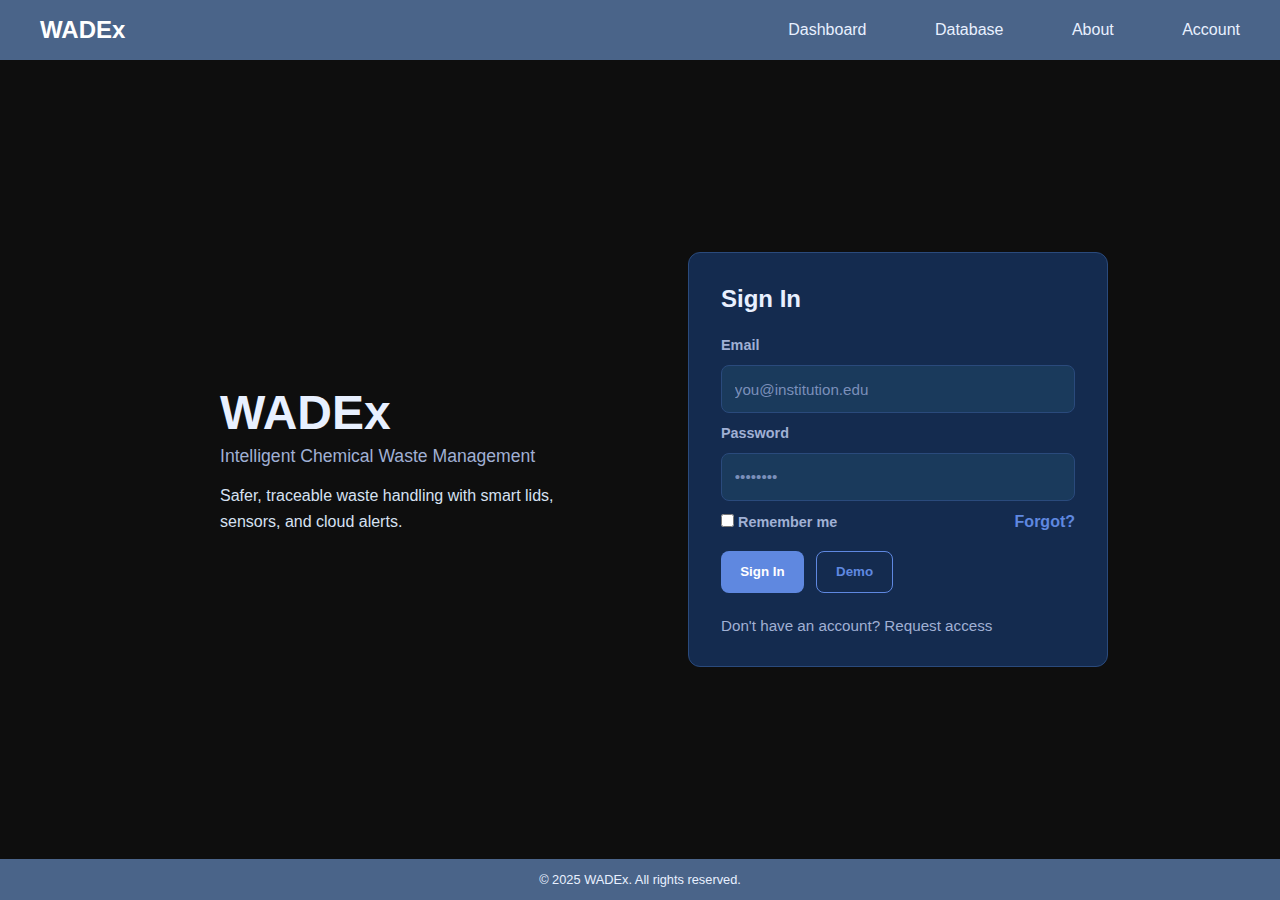
<file: index.html>
<!DOCTYPE html>
<html lang="en">
<head>
  <meta charset="UTF-8" />
  <meta name="viewport" content="width=device-width, initial-scale=1.0" />
  <title>About</title>
  <link rel="stylesheet" href="assets/css/base.css" />
  <link rel="stylesheet" href="assets/css/login.css" />
</head>
<body>
  <header class="navbar">
    <div class="navbar-container">
      <div class="logo"><a href="index.html">WADEx</a></div>
      <nav class="nav-links">
        <a href="dashboard.html">Dashboard</a>
        <a href="database.html">Database</a>
        <a href="about.html">About</a>
        <a href="account.html">Account</a>
      </nav>
    </div>
  </header>

  <main class="login-page">
    <div class="login-container">
      <div class="login-hero">
        <h1>WADEx</h1>
        <p class="lead">Intelligent Chemical Waste Management</p>
        <p class="hero-desc">Safer, traceable waste handling with smart lids, sensors, and cloud alerts.</p>
      </div>

      <div class="login-card">
        <h2>Sign In</h2>
        <form id="loginForm" class="login-form">
          <label for="email">Email</label>
          <input id="email" name="email" type="email" placeholder="you@institution.edu" required />

          <label for="password">Password</label>
          <input id="password" name="password" type="password" placeholder="••••••••" required />

          <div class="form-row">
            <label class="checkbox">
              <input type="checkbox" id="remember" /> Remember me
            </label>
            <a class="forgot-link" href="#">Forgot?</a>
          </div>

          <div class="form-actions">
            <button type="submit" class="btn-primary">Sign In</button>
            <button type="button" class="btn-secondary" id="demoLogin">Demo</button>
          </div>
        </form>

        <div class="login-footer">
          <p>Don't have an account? <a href="#">Request access</a></p>
        </div>
      </div>
    </div>
  </main>

  <footer class="footer">
    © 2025 WADEx. All rights reserved.
  </footer>

</body>

  <script>
    (function () {
      const form = document.getElementById('loginForm');
      const demoBtn = document.getElementById('demoLogin');

      function redirectToDashboard(e) {
        if (e && e.preventDefault) e.preventDefault();
        // Always navigate to dashboard for demo/login
        window.location.href = 'dashboard.html';
      }

      if (form) form.addEventListener('submit', redirectToDashboard);
      if (demoBtn) demoBtn.addEventListener('click', redirectToDashboard);
    })();
  </script>
</html>
</body>
</html>
</file>
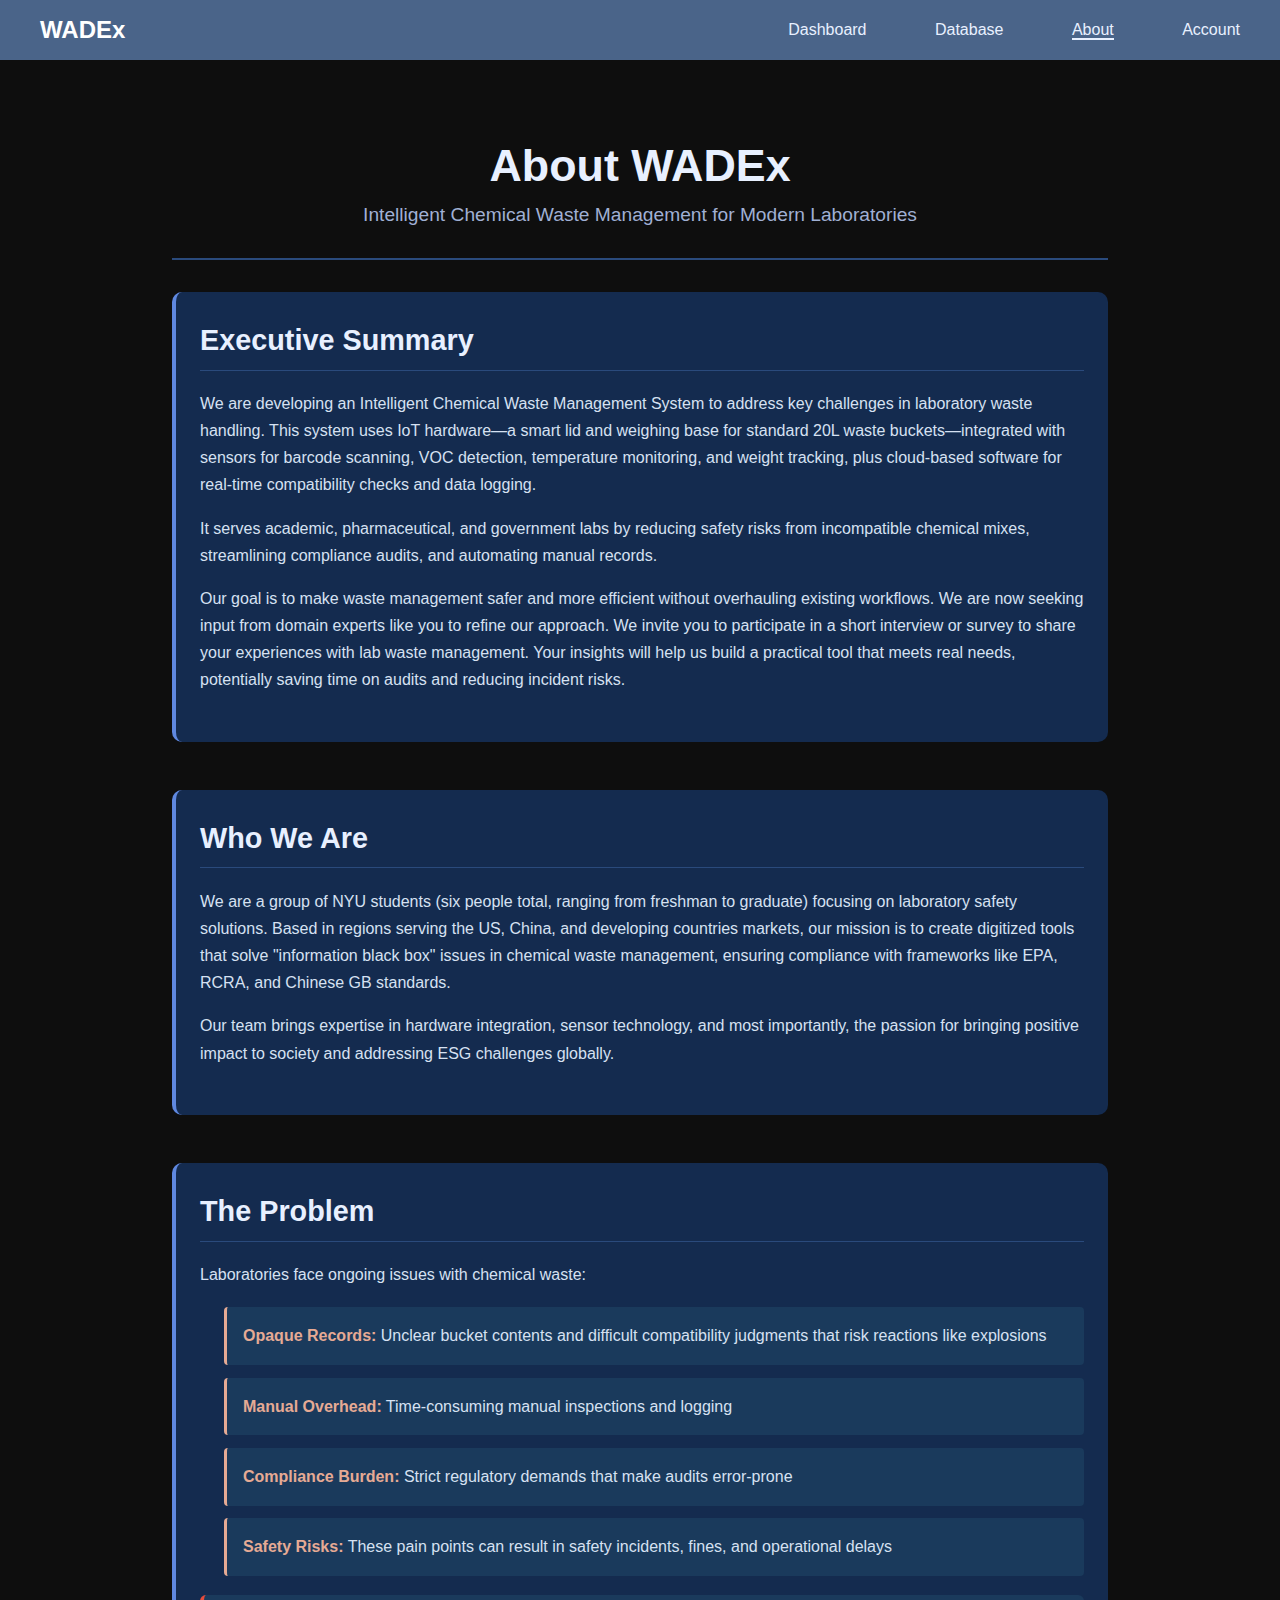
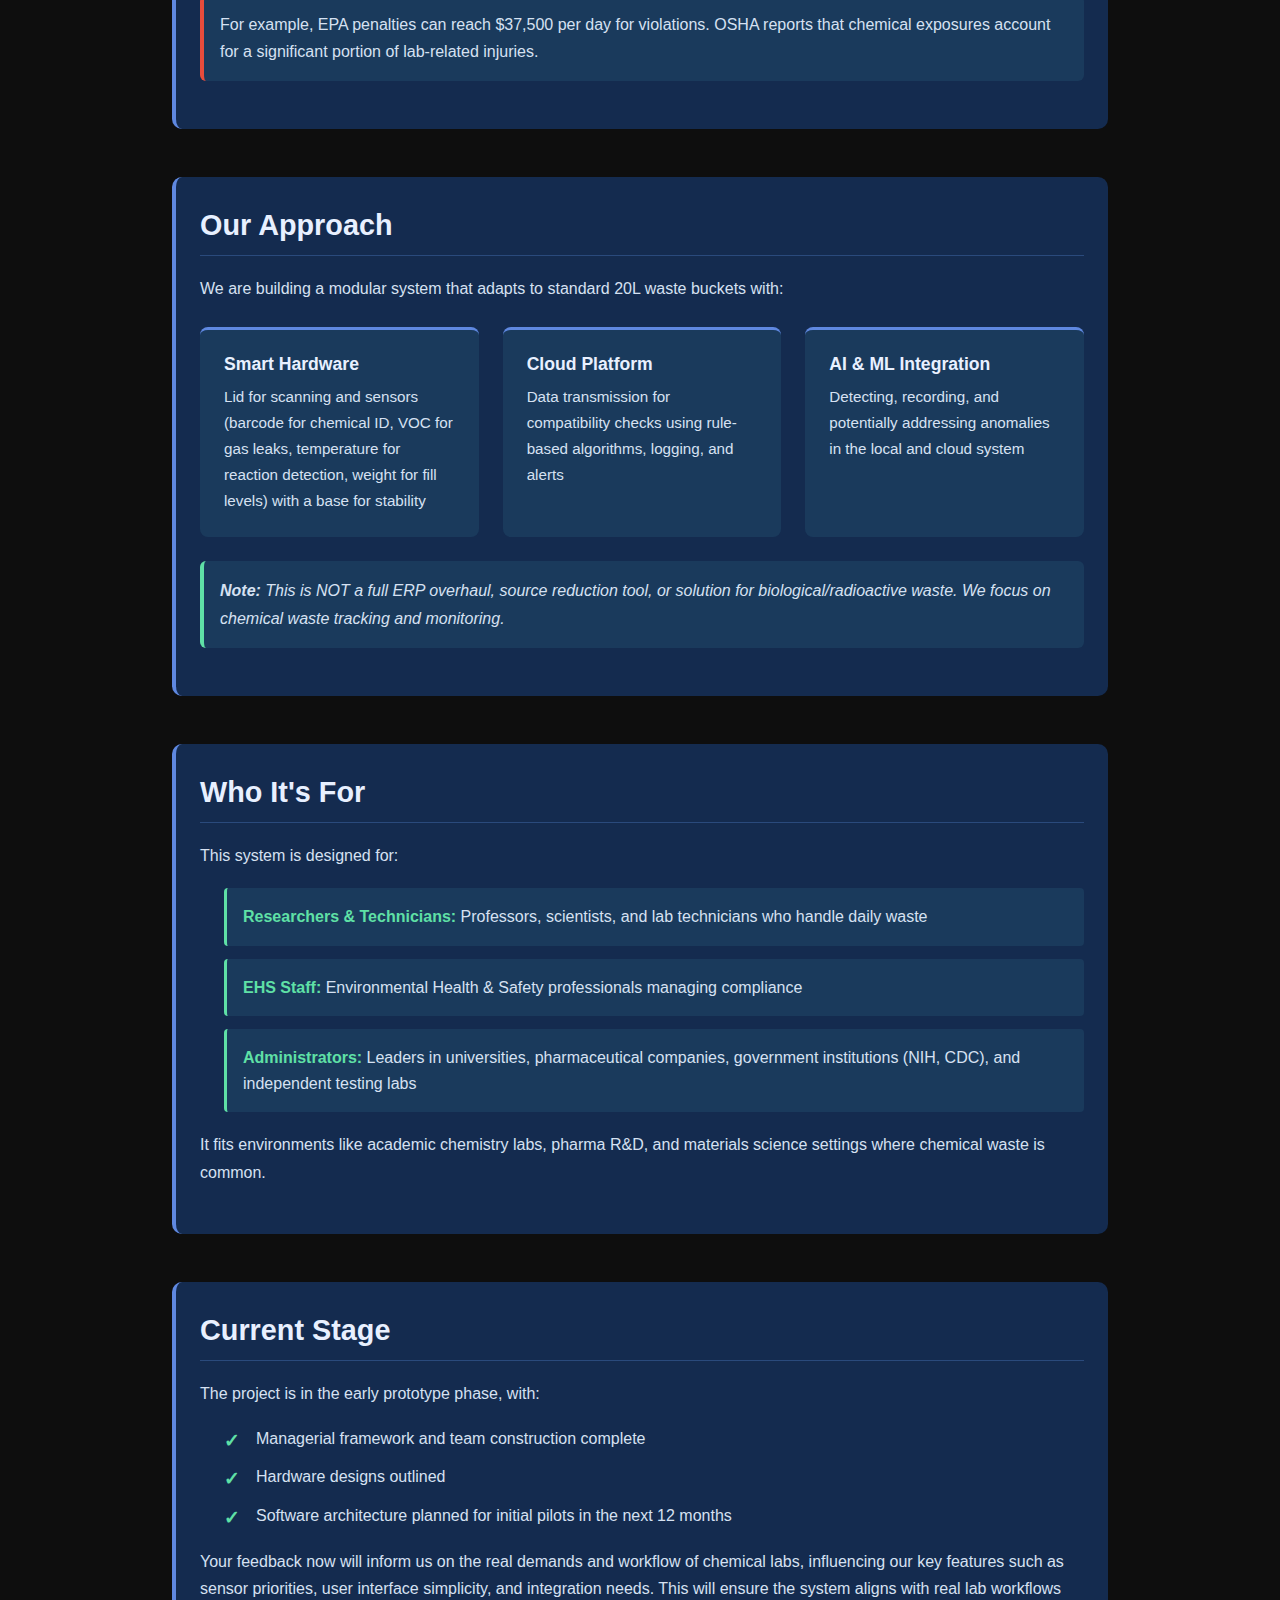
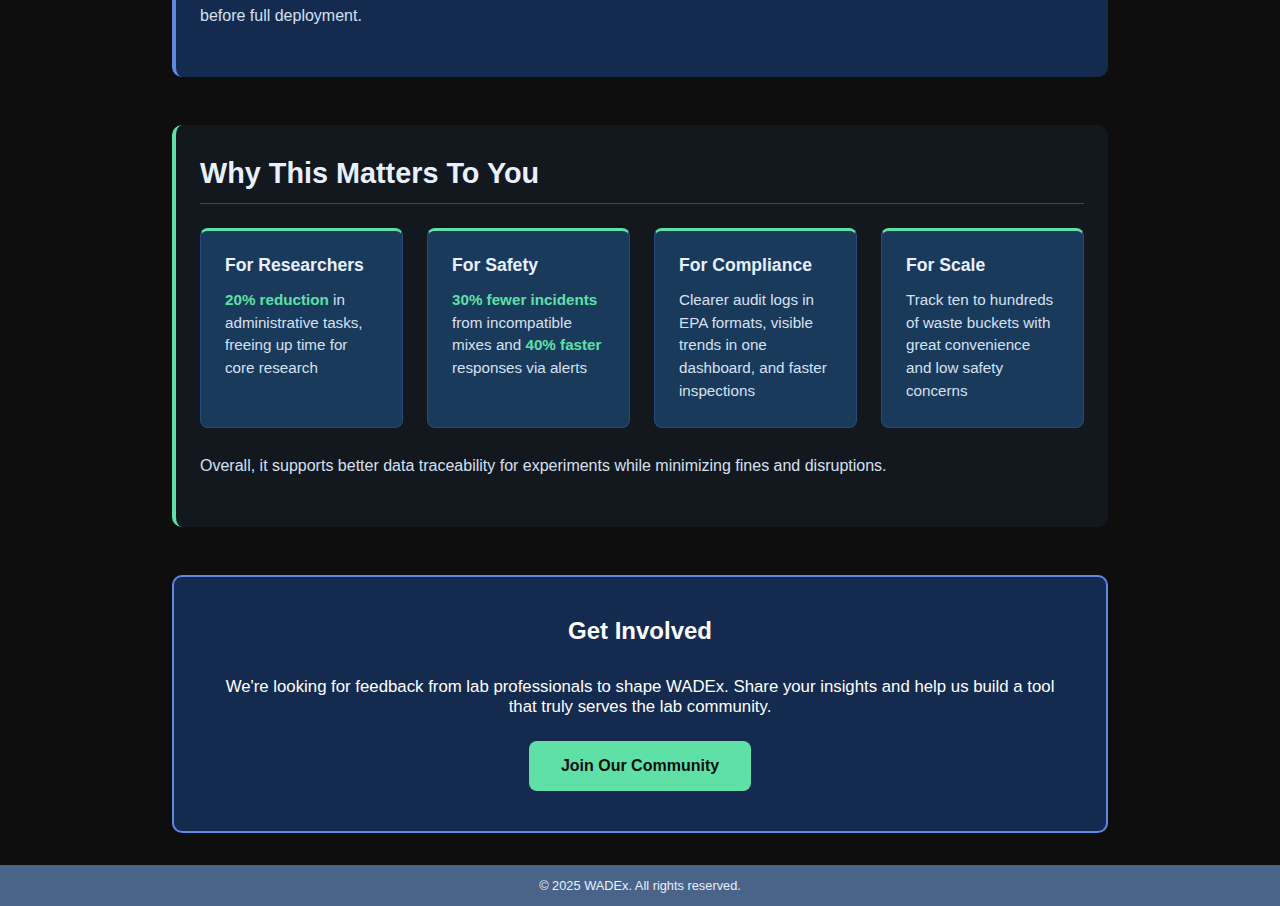
<file: about.html>
<!DOCTYPE html>
<html lang="en">
<head>
  <meta charset="UTF-8" />
  <meta name="viewport" content="width=device-width, initial-scale=1.0" />
  <title>About</title>
  <link rel="stylesheet" href="assets/css/base.css" />
  <link rel="stylesheet" href="assets/css/about.css" />
</head>
<body>
  <header class="navbar">
    <div class="navbar-container">
      <div class="logo"><a href="index.html">WADEx</a></div>
      <nav class="nav-links">
        <a href="dashboard.html">Dashboard</a>
        <a href="database.html">Database</a>
        <a href="about.html" class="active">About</a>
        <a href="account.html">Account</a>
      </nav>
    </div>
  </header>

  <main class="about-container">
    <!-- Hero Section -->
    <section class="hero-section">
      <h1>About WADEx</h1>
      <p class="hero-subtitle">Intelligent Chemical Waste Management for Modern Laboratories</p>
    </section>

    <!-- Executive Summary -->
    <section class="content-section">
      <h2>Executive Summary</h2>
      <p>We are developing an Intelligent Chemical Waste Management System to address key challenges in laboratory waste handling. This system uses IoT hardware—a smart lid and weighing base for standard 20L waste buckets—integrated with sensors for barcode scanning, VOC detection, temperature monitoring, and weight tracking, plus cloud-based software for real-time compatibility checks and data logging.</p>
      <p>It serves academic, pharmaceutical, and government labs by reducing safety risks from incompatible chemical mixes, streamlining compliance audits, and automating manual records.</p>
      <p>Our goal is to make waste management safer and more efficient without overhauling existing workflows. We are now seeking input from domain experts like you to refine our approach. We invite you to participate in a short interview or survey to share your experiences with lab waste management. Your insights will help us build a practical tool that meets real needs, potentially saving time on audits and reducing incident risks.</p>
    </section>

    <!-- Who We Are -->
    <section class="content-section">
      <h2>Who We Are</h2>
      <p>We are a group of NYU students (six people total, ranging from freshman to graduate) focusing on laboratory safety solutions. Based in regions serving the US, China, and developing countries markets, our mission is to create digitized tools that solve "information black box" issues in chemical waste management, ensuring compliance with frameworks like EPA, RCRA, and Chinese GB standards.</p>
      <p>Our team brings expertise in hardware integration, sensor technology, and most importantly, the passion for bringing positive impact to society and addressing ESG challenges globally.</p>
    </section>

    <!-- The Problem -->
    <section class="content-section">
      <h2>The Problem</h2>
      <p>Laboratories face ongoing issues with chemical waste:</p>
      <ul class="problem-list">
        <li><strong>Opaque Records:</strong> Unclear bucket contents and difficult compatibility judgments that risk reactions like explosions</li>
        <li><strong>Manual Overhead:</strong> Time-consuming manual inspections and logging</li>
        <li><strong>Compliance Burden:</strong> Strict regulatory demands that make audits error-prone</li>
        <li><strong>Safety Risks:</strong> These pain points can result in safety incidents, fines, and operational delays</li>
      </ul>
      <p class="highlight-text">For example, EPA penalties can reach $37,500 per day for violations. OSHA reports that chemical exposures account for a significant portion of lab-related injuries.</p>
    </section>

    <!-- Our Approach -->
    <section class="content-section">
      <h2>Our Approach</h2>
      <p>We are building a modular system that adapts to standard 20L waste buckets with:</p>
      <div class="feature-grid">
        <div class="feature-item">
          <h4>Smart Hardware</h4>
          <p>Lid for scanning and sensors (barcode for chemical ID, VOC for gas leaks, temperature for reaction detection, weight for fill levels) with a base for stability</p>
        </div>
        <div class="feature-item">
          <h4>Cloud Platform</h4>
          <p>Data transmission for compatibility checks using rule-based algorithms, logging, and alerts</p>
        </div>
        <div class="feature-item">
          <h4>AI & ML Integration</h4>
          <p>Detecting, recording, and potentially addressing anomalies in the local and cloud system</p>
        </div>
      </div>
      <p class="note-text"><strong>Note:</strong> This is NOT a full ERP overhaul, source reduction tool, or solution for biological/radioactive waste. We focus on chemical waste tracking and monitoring.</p>
    </section>

    <!-- Who It's For -->
    <section class="content-section">
      <h2>Who It's For</h2>
      <p>This system is designed for:</p>
      <ul class="audience-list">
        <li><strong>Researchers & Technicians:</strong> Professors, scientists, and lab technicians who handle daily waste</li>
        <li><strong>EHS Staff:</strong> Environmental Health & Safety professionals managing compliance</li>
        <li><strong>Administrators:</strong> Leaders in universities, pharmaceutical companies, government institutions (NIH, CDC), and independent testing labs</li>
      </ul>
      <p>It fits environments like academic chemistry labs, pharma R&D, and materials science settings where chemical waste is common.</p>
    </section>

    <!-- Current Stage -->
    <section class="content-section">
      <h2>Current Stage</h2>
      <p>The project is in the early prototype phase, with:</p>
      <ul class="stage-list">
        <li>Managerial framework and team construction complete</li>
        <li>Hardware designs outlined</li>
        <li>Software architecture planned for initial pilots in the next 12 months</li>
      </ul>
      <p>Your feedback now will inform us on the real demands and workflow of chemical labs, influencing our key features such as sensor priorities, user interface simplicity, and integration needs. This will ensure the system aligns with real lab workflows before full deployment.</p>
    </section>

    <!-- Why This Matters -->
    <section class="content-section highlight-section">
      <h2>Why This Matters To You</h2>
      <div class="benefits-grid">
        <div class="benefit-card">
          <h4>For Researchers</h4>
          <p><strong>20% reduction</strong> in administrative tasks, freeing up time for core research</p>
        </div>
        <div class="benefit-card">
          <h4>For Safety</h4>
          <p><strong>30% fewer incidents</strong> from incompatible mixes and <strong>40% faster</strong> responses via alerts</p>
        </div>
        <div class="benefit-card">
          <h4>For Compliance</h4>
          <p>Clearer audit logs in EPA formats, visible trends in one dashboard, and faster inspections</p>
        </div>
        <div class="benefit-card">
          <h4>For Scale</h4>
          <p>Track ten to hundreds of waste buckets with great convenience and low safety concerns</p>
        </div>
      </div>
      <p>Overall, it supports better data traceability for experiments while minimizing fines and disruptions.</p>
    </section>

    <!-- CTA -->
    <section class="cta-section">
      <h2>Get Involved</h2>
      <p>We're looking for feedback from lab professionals to shape WADEx. Share your insights and help us build a tool that truly serves the lab community.</p>
      <button class="cta-btn">Join Our Community</button>
    </section>
  </main>

  <footer class="footer">
    © 2025 WADEx. All rights reserved.
  </footer>

  <script src="#"></script>
</body>
</html>
</file>
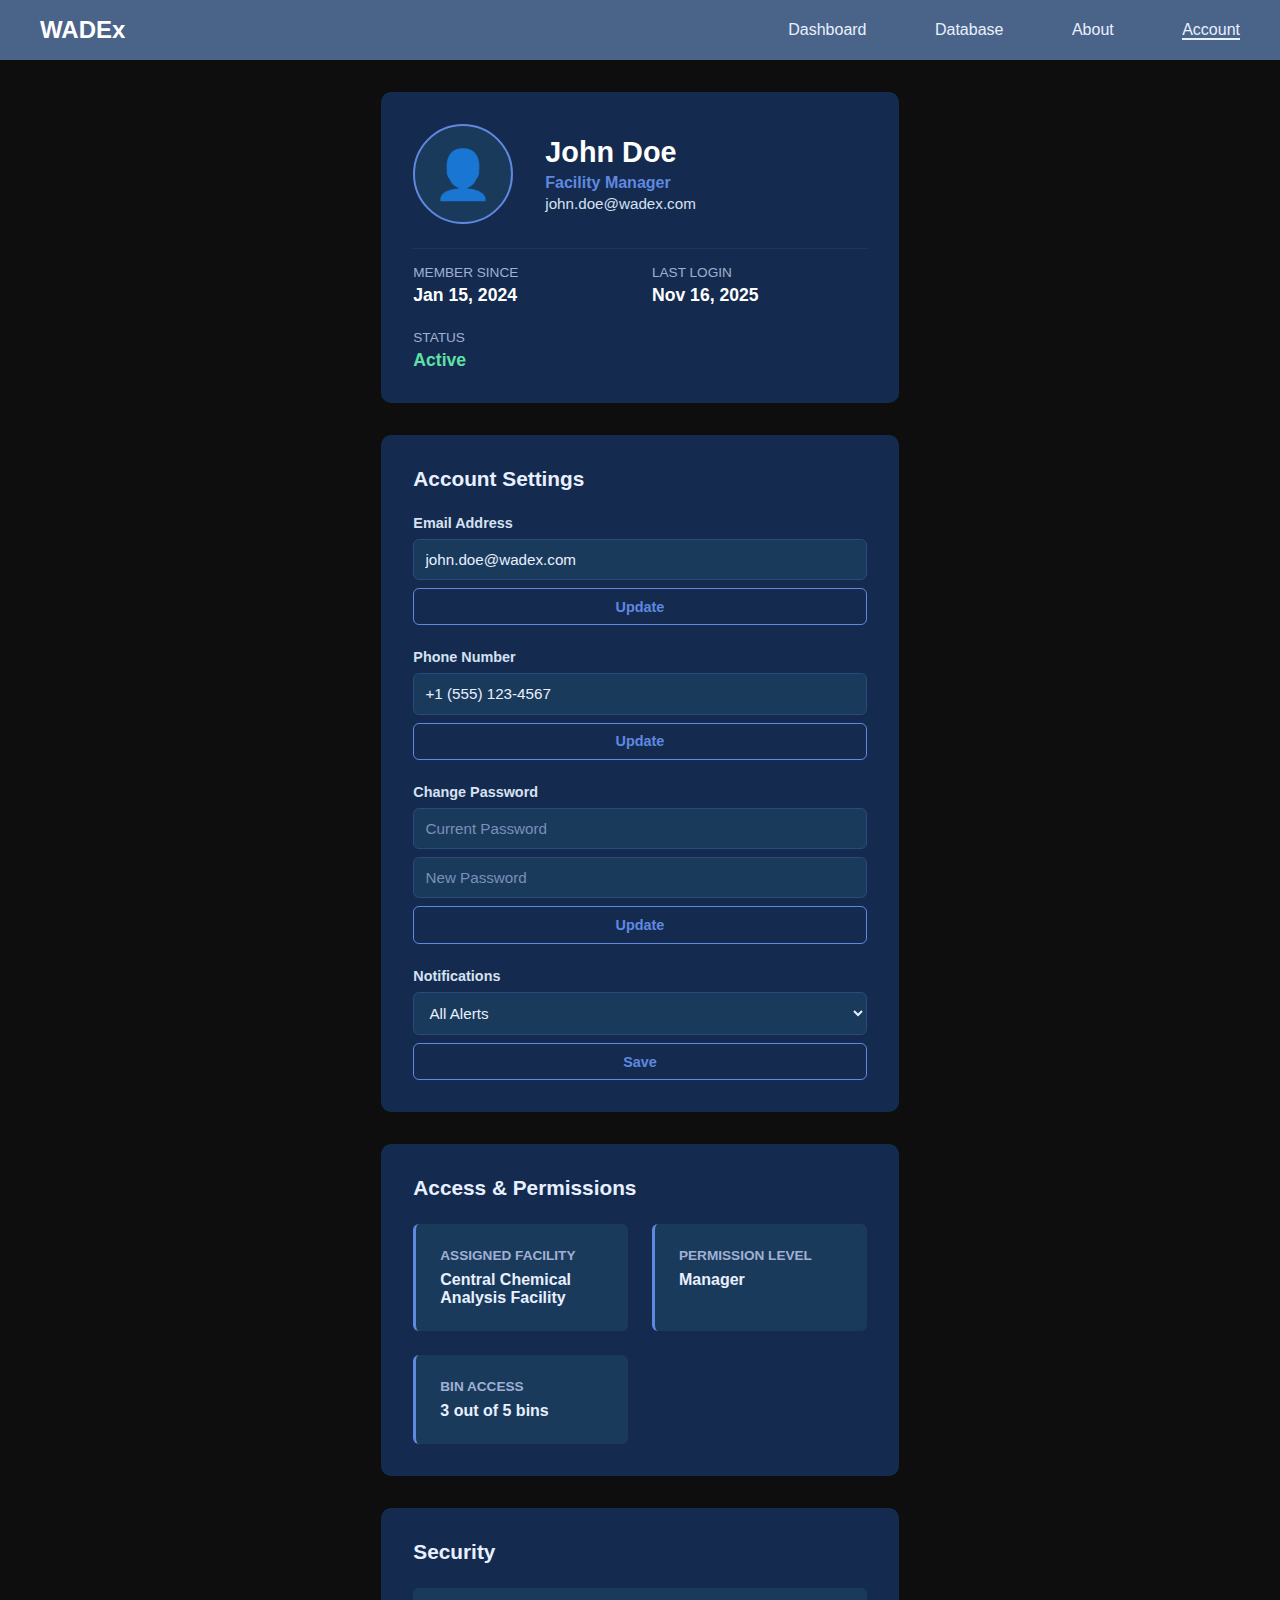
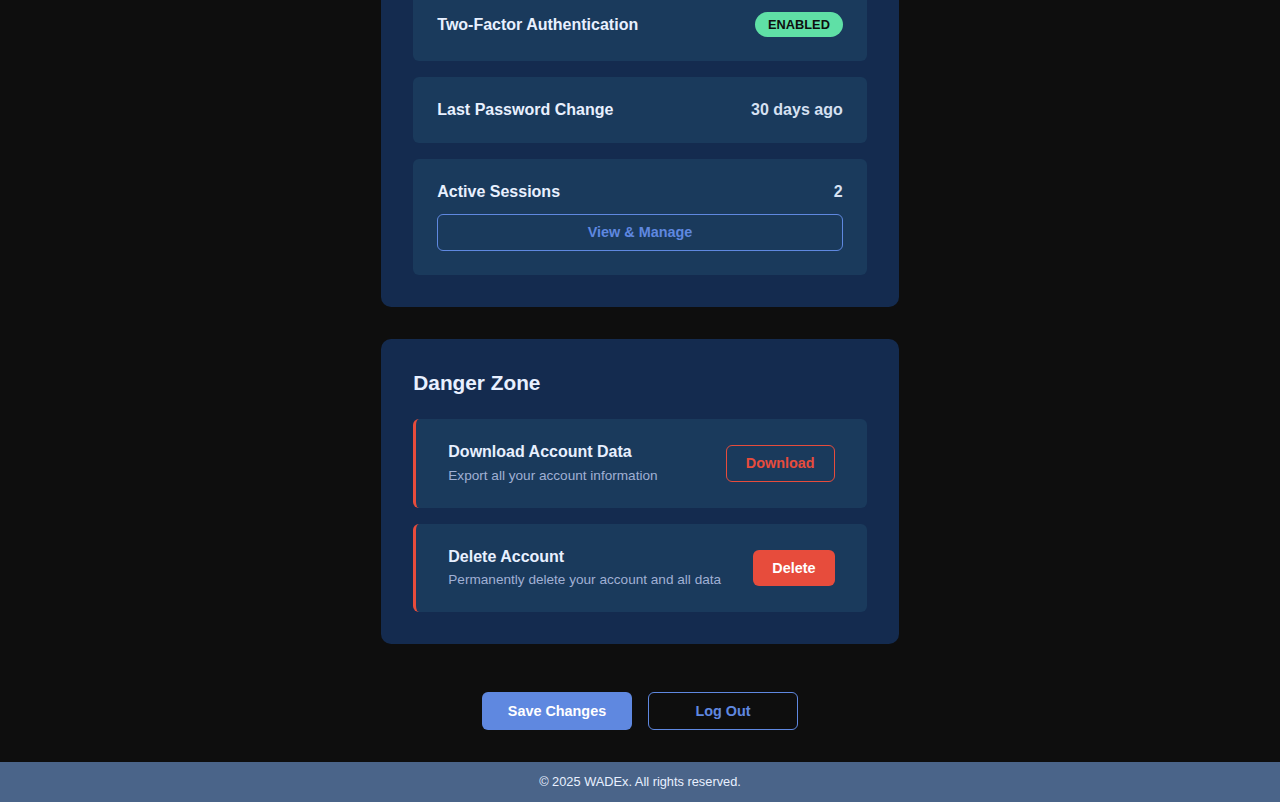
<file: account.html>
<!DOCTYPE html>
<html lang="en">
<head>
  <meta charset="UTF-8" />
  <meta name="viewport" content="width=device-width, initial-scale=1.0" />
  <title>Account</title>
  <link rel="stylesheet" href="assets/css/base.css" />
  <link rel="stylesheet" href="assets/css/account.css" />
</head>
<body>
  <header class="navbar">
    <div class="navbar-container">
      <div class="logo"><a href="index.html">WADEx</a></div>
      <nav class="nav-links">
        <a href="dashboard.html">Dashboard</a>
        <a href="database.html">Database</a>
        <a href="about.html">About</a>
        <a href="account.html" class="active">Account</a>
      </nav>
    </div>
  </header>

  <main class="account-container">
    <!-- User Profile Section -->
    <section class="profile-section">
      <div class="profile-header">
        <div class="avatar">👤</div>
        <div class="profile-info">
          <h2>John Doe</h2>
          <p class="role">Facility Manager</p>
          <p class="email">john.doe@wadex.com</p>
        </div>
      </div>
      <div class="profile-stats">
        <div class="stat">
          <span class="stat-label">Member Since</span>
          <span class="stat-value">Jan 15, 2024</span>
        </div>
        <div class="stat">
          <span class="stat-label">Last Login</span>
          <span class="stat-value">Nov 16, 2025</span>
        </div>
        <div class="stat">
          <span class="stat-label">Status</span>
          <span class="stat-value active">Active</span>
        </div>
      </div>
    </section>

    <!-- Account Settings Section -->
    <section class="settings-section">
      <h3>Account Settings</h3>
      <div class="settings-grid">
        <div class="setting-item">
          <label>Email Address</label>
          <input type="email" value="john.doe@wadex.com" />
          <button class="btn-secondary">Update</button>
        </div>
        <div class="setting-item">
          <label>Phone Number</label>
          <input type="tel" value="+1 (555) 123-4567" />
          <button class="btn-secondary">Update</button>
        </div>
        <div class="setting-item">
          <label>Change Password</label>
          <input type="password" placeholder="Current Password" />
          <input type="password" placeholder="New Password" />
          <button class="btn-secondary">Update</button>
        </div>
        <div class="setting-item">
          <label>Notifications</label>
          <select>
            <option>All Alerts</option>
            <option>Critical Only</option>
            <option>Disabled</option>
          </select>
          <button class="btn-secondary">Save</button>
        </div>
      </div>
    </section>

    <!-- Access & Permissions Section -->
    <section class="access-section">
      <h3>Access & Permissions</h3>
      <div class="access-info">
        <div class="access-item">
          <span class="access-label">Assigned Facility</span>
          <span class="access-value">Central Chemical Analysis Facility</span>
        </div>
        <div class="access-item">
          <span class="access-label">Permission Level</span>
          <span class="access-value">Manager</span>
        </div>
        <div class="access-item">
          <span class="access-label">Bin Access</span>
          <span class="access-value">3 out of 5 bins</span>
        </div>
      </div>
    </section>

    <!-- Security Section -->
    <section class="security-section">
      <h3>Security</h3>
      <div class="security-items">
        <div class="security-item">
          <div class="security-item-header">
            <span>Two-Factor Authentication</span>
            <span class="status-badge enabled">Enabled</span>
          </div>
        </div>
        <div class="security-item">
          <div class="security-item-header">
            <span>Last Password Change</span>
            <span class="status-value">30 days ago</span>
          </div>
        </div>
        <div class="security-item">
          <div class="security-item-header">
            <span>Active Sessions</span>
            <span class="status-value">2</span>
          </div>
          <button class="btn-secondary">View & Manage</button>
        </div>
      </div>
    </section>

    <!-- Danger Zone Section -->
    <section class="danger-section">
      <h3>Danger Zone</h3>
      <div class="danger-items">
        <div class="danger-item">
          <div class="danger-item-text">
            <p>Download Account Data</p>
            <small>Export all your account information</small>
          </div>
          <button class="btn-danger-secondary">Download</button>
        </div>
        <div class="danger-item">
          <div class="danger-item-text">
            <p>Delete Account</p>
            <small>Permanently delete your account and all data</small>
          </div>
          <button class="btn-danger">Delete</button>
        </div>
      </div>
    </section>

    <!-- Action Buttons -->
    <div class="action-buttons">
      <button class="btn-primary">Save Changes</button>
      <button class="btn-secondary">Log Out</button>
    </div>
  </main>

  <footer class="footer">
    © 2025 WADEx. All rights reserved.
  </footer>

  <script src="#"></script>
</body>
</html>
</file>
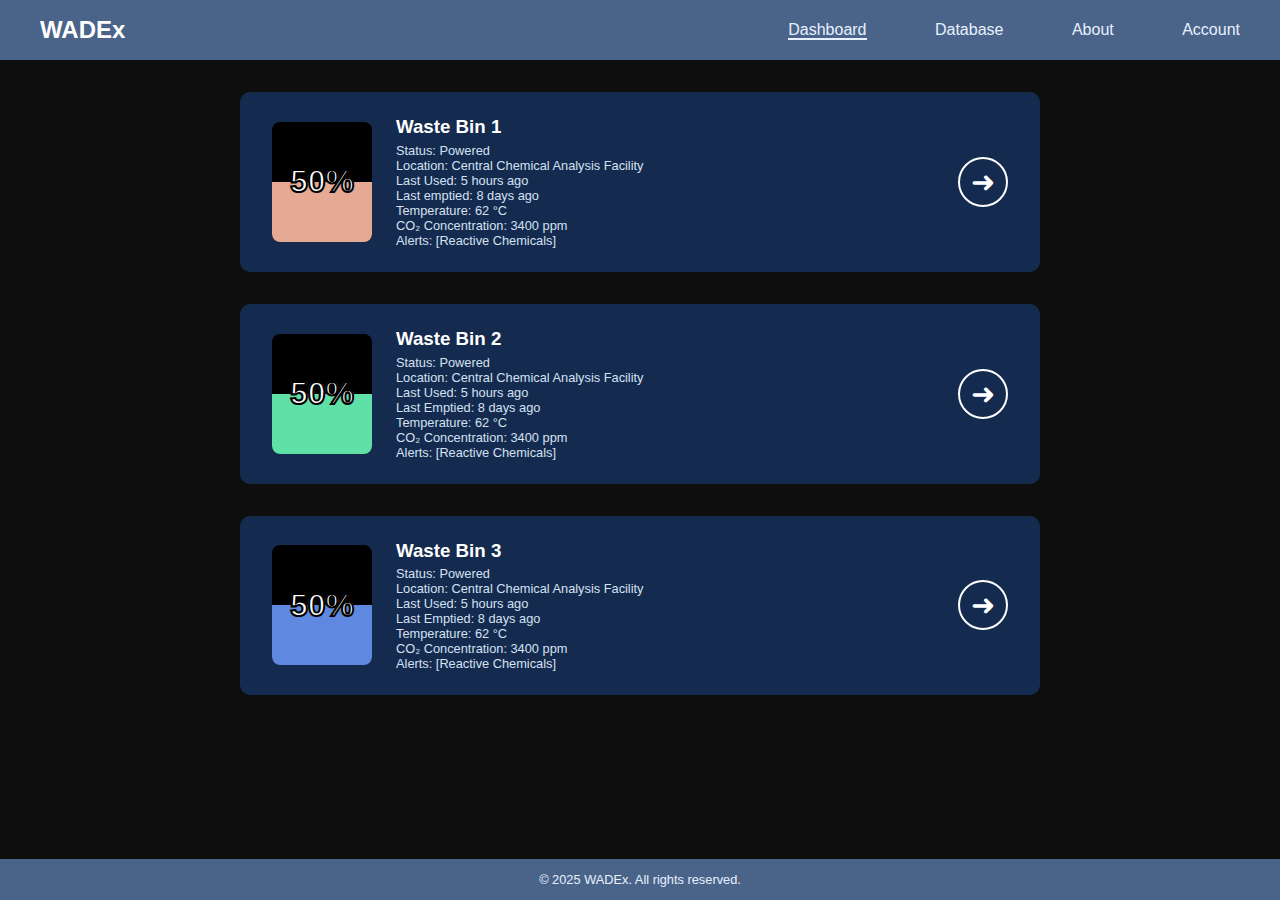
<file: dashboard.html>
<!DOCTYPE html>
<html lang="en">
<head>
  <meta charset="UTF-8" />
  <meta name="viewport" content="width=device-width, initial-scale=1.0" />
  <title>Dashboard</title>
  <link rel="stylesheet" href="assets/css/base.css" />
  <link rel="stylesheet" href="assets/css/dashboard.css" />
</head>
<body>
  <header class="navbar">
    <div class="navbar-container">
      <div class="logo"><a href="index.html">WADEx</a></div>
      <nav class="nav-links">
        <a href="dashboard.html" class="active">Dashboard</a>
        <a href="database.html">Database</a>
        <a href="about.html">About</a>
        <a href="account.html">Account</a>
      </nav>
    </div>
  </header>

  <main class="dashboard">
    <section class="waste-card">
      <div class="bin-status" style="--fill-color:#E6AA94;">
        <div class="fill-text">50%</div>
      </div>
      <div class="bin-details">
        <h3>Waste Bin 1</h3>
        <p>Status: <span>Powered</span></p>
        <p>Location: Central Chemical Analysis Facility</p>
        <p>Last Used: 5 hours ago</p>
        <p>Last emptied: 8 days ago</p>
        <p>Temperature: 62 °C</p>
        <p>CO₂ Concentration: 3400 ppm</p>
        <p>Alerts: [Reactive Chemicals]</p>
      </div>
      <button class="details-btn">➜</button>
    </section>

    <section class="waste-card">
      <div class="bin-status" style="--fill-color:#5FE0A6;">
        <div class="fill-text">50%</div>
      </div>
      <div class="bin-details">
        <h3>Waste Bin 2</h3>
        <p>Status: <span>Powered</span></p>
        <p>Location: Central Chemical Analysis Facility</p>
        <p>Last Used: 5 hours ago</p>
        <p>Last Emptied: 8 days ago</p>
        <p>Temperature: 62 °C</p>
        <p>CO₂ Concentration: 3400 ppm</p>
        <p>Alerts: [Reactive Chemicals]</p>
      </div>
      <button class="details-btn">➜</button>
    </section>

    <section class="waste-card">
      <div class="bin-status" style="--fill-color:#5f88e0;">
        <div class="fill-text">50%</div>
      </div>
      <div class="bin-details">
        <h3>Waste Bin 3</h3>
        <p>Status: <span>Powered</span></p>
        <p>Location: Central Chemical Analysis Facility</p>
        <p>Last Used: 5 hours ago</p>
        <p>Last Emptied: 8 days ago</p>
        <p>Temperature: 62 °C</p>
        <p>CO₂ Concentration: 3400 ppm</p>
        <p>Alerts: [Reactive Chemicals]</p>
      </div>
      <button class="details-btn">➜</button>
    </section>
  </main>

  <footer class="footer">
    © 2025 WADEx. All rights reserved.
  </footer>

  <script src="assets/js/dashboard.js"></script>
</body>
</html>
</file>
<file: assets/css/base.css>
/* --- COLOR PALETTE --- */
:root {
  /* Primary Colors */
  --color-dark-bg: #0e0e0e;
  --color-dark-card: #142b4f;
  --color-dark-secondary: #1a3a5c;
  --color-dark-tertiary: #0f1f38;
  --color-dark-border: #2a4a7c;
  
  /* Accent Colors */
  --color-primary: #5f88e0;
  --color-primary-hover: #4a6fa0;
  --color-accent-orange: #e6aa94;
  --color-accent-orange-hover: #d4956d;
  --color-accent-green: #5FE0A6;
  --color-accent-green-hover: #4ac290;
  --color-danger: #e74c3c;
  --color-danger-hover: #c0392b;
  
  /* Text Colors */
  --color-text-light: #e8f0ff;
  --color-text-primary: #d6e1f2;
  --color-text-secondary: #a0b0d4;
  --color-text-muted: #7a8fba;
  
  /* Navbar & Footer */
  --color-nav-bg: #4a6489;
}

/* --- RESET --- */
* {
  margin: 0;
  padding: 0;
  box-sizing: border-box;
  font-family: Arial, sans-serif;
}

/* --- SCROLLBAR FIX --- */
html {
  overflow-y: scroll; /* always reserve scrollbar space */
}

/* --- BODY --- */
body {
  min-height: 100vh;
  display: flex;
  flex-direction: column;
  background-color: var(--color-dark-bg);
  color: #fff;
}

/* --- MAIN --- */
main {
  flex: 1;                    
}

/* --- NAVBAR --- */
.navbar {
  position: sticky;
  top: 0;
  background-color: var(--color-nav-bg);
  padding: 1rem 2rem;
  z-index: 100;
}

.navbar-container {
  max-width: 1200px;       
  margin: 0 auto;          
  display: flex;
  justify-content: space-between;
  align-items: center;
}

.logo {
  font-weight: 700;
  font-size: 1.5rem;
}

.nav-links a {
  margin-left: 4rem;
  color: var(--color-text-light);
  font-weight: 500;
}

.nav-links a.active {
  border-bottom: 2px solid var(--color-text-light);
}

a {
  text-decoration: none;
  color: inherit;
}

h3 {
  margin-bottom: 0.3rem;
}

/* --- FOOTER --- */
.footer {
  text-align: center;
  background-color: var(--color-nav-bg);
  padding: 0.8rem;
  font-size: 0.8rem;
  color: var(--color-text-light);
}
</file>
<file: assets/css/login.css>
/* --- LOGIN PAGE --- */
.login-page {
  min-height: calc(100vh - 120px);
  display: flex;
  align-items: center;
}

.login-container {
  max-width: 1000px;
  margin: 0 auto;
  display: grid;
  grid-template-columns: 1fr 420px;
  gap: 2rem;
  padding: 2rem;
}

.login-hero {
  display: flex;
  flex-direction: column;
  justify-content: center;
  padding: 2rem 3rem;
}

.login-hero h1 {
  font-size: 3rem;
  color: var(--color-text-light);
  margin-bottom: 0.4rem;
}

.login-hero .lead {
  color: var(--color-text-secondary);
  font-size: 1.1rem;
  margin-bottom: 1rem;
}

.login-hero .hero-desc {
  color: var(--color-text-primary);
  line-height: 1.6;
}

.login-card {
  background-color: var(--color-dark-card);
  padding: 2rem;
  border-radius: 12px;
  border: 1px solid var(--color-dark-border);
  display: flex;
  flex-direction: column;
  gap: 1rem;
}

.login-card h2 {
  margin: 0 0 0.5rem 0;
  color: var(--color-text-light);
}

.login-form {
  display: flex;
  flex-direction: column;
  gap: 0.75rem;
}

.login-form label {
  color: var(--color-text-secondary);
  font-weight: 600;
  font-size: 0.9rem;
}

.login-form input[type="email"],
.login-form input[type="password"] {
  padding: 0.9rem 0.8rem;
  border-radius: 8px;
  border: 1px solid var(--color-dark-border);
  background-color: var(--color-dark-secondary);
  color: var(--color-text-light);
  font-size: 0.95rem;
}

.login-form input::placeholder {
  color: var(--color-text-muted);
}

.form-row {
  display: flex;
  justify-content: space-between;
  align-items: center;
}

.checkbox {
  color: var(--color-text-primary);
  font-size: 0.9rem;
}

.forgot-link {
  color: var(--color-primary);
  text-decoration: none;
  font-weight: 600;
}

.form-actions {
  display: flex;
  gap: 0.75rem;
  margin-top: 0.5rem;
}

.btn-primary,
.btn-secondary {
  padding: 0.8rem 1.2rem;
  border-radius: 8px;
  cursor: pointer;
  font-weight: 700;
  border: none;
}

.btn-primary {
  background-color: var(--color-primary);
  color: #fff;
}

.btn-primary:hover { background-color: var(--color-primary-hover); }

.btn-secondary {
  background-color: transparent;
  color: var(--color-primary);
  border: 1px solid var(--color-primary);
}

.login-footer {
  margin-top: 0.5rem;
  color: var(--color-text-secondary);
  font-size: 0.95rem;
}

/* small helper */
.login-card .error {
  color: var(--color-danger);
  font-size: 0.9rem;
}

@media (max-width: 900px) {
  .login-container { grid-template-columns: 1fr; }
  .login-hero { padding: 1rem 0; }
}
</file>
<file: assets/css/about.css>
/* --- ABOUT PAGE --- */
.about-container {
  max-width: 1000px;
  margin: 0 auto;
  padding: 2rem;
}

/* --- HERO SECTION --- */
.hero-section {
  text-align: center;
  padding: 3rem 0 2rem;
  margin-bottom: 2rem;
  border-bottom: 2px solid var(--color-dark-border);
}

.hero-section h1 {
  font-size: 2.8rem;
  color: var(--color-text-light);
  margin-bottom: 0.8rem;
}

.hero-subtitle {
  font-size: 1.2rem;
  color: var(--color-text-secondary);
  font-weight: 500;
}

/* --- CONTENT SECTIONS --- */
.content-section {
  margin-bottom: 3rem;
  padding: 2rem 1.5rem;
  background-color: var(--color-dark-card);
  border-radius: 10px;
  border-left: 4px solid var(--color-primary);
}

.content-section h2 {
  font-size: 1.8rem;
  color: var(--color-text-light);
  margin-bottom: 1.2rem;
  padding-bottom: 0.8rem;
  border-bottom: 1px solid var(--color-dark-border);
}

.content-section p {
  font-size: 1rem;
  color: var(--color-text-primary);
  line-height: 1.7;
  margin-bottom: 1rem;
}

.content-section ul {
  margin: 1.2rem 0 1.2rem 1.5rem;
  padding: 0;
}

.content-section li {
  color: var(--color-text-primary);
  margin-bottom: 0.8rem;
  line-height: 1.6;
  font-size: 1rem;
}

/* --- PROBLEM LIST --- */
.problem-list {
  list-style: none;
  margin: 1.5rem 0;
}

.problem-list li {
  background-color: var(--color-dark-secondary);
  padding: 1rem;
  margin-bottom: 0.8rem;
  border-left: 3px solid var(--color-accent-orange);
  border-radius: 4px;
}

.problem-list strong {
  color: var(--color-accent-orange);
}

/* --- HIGHLIGHT TEXT --- */
.highlight-text {
  background-color: var(--color-dark-secondary);
  padding: 1rem;
  border-radius: 6px;
  border-left: 4px solid var(--color-danger);
  color: var(--color-text-primary);
  font-weight: 500;
}

/* --- FEATURE GRID --- */
.feature-grid {
  display: grid;
  grid-template-columns: repeat(auto-fit, minmax(220px, 1fr));
  gap: 1.5rem;
  margin: 1.5rem 0;
}

.feature-item {
  background-color: var(--color-dark-secondary);
  padding: 1.5rem;
  border-radius: 8px;
  border-top: 3px solid var(--color-primary);
}

.feature-item h4 {
  color: var(--color-text-light);
  margin-bottom: 0.6rem;
  font-size: 1.1rem;
}

.feature-item p {
  color: var(--color-text-primary);
  font-size: 0.95rem;
  margin: 0;
}

/* --- NOTE TEXT --- */
.note-text {
  background-color: var(--color-dark-secondary);
  padding: 1rem;
  border-radius: 6px;
  border-left: 4px solid var(--color-accent-green);
  color: var(--color-text-secondary);
  font-style: italic;
  margin-top: 1.5rem;
}

/* --- AUDIENCE LIST --- */
.audience-list {
  list-style: none;
  margin: 1.5rem 0;
}

.audience-list li {
  background-color: var(--color-dark-secondary);
  padding: 1rem;
  margin-bottom: 0.8rem;
  border-left: 3px solid var(--color-accent-green);
  border-radius: 4px;
  line-height: 1.6;
}

.audience-list strong {
  color: var(--color-accent-green);
}

/* --- STAGE LIST --- */
.stage-list {
  list-style: none;
  margin: 1.5rem 0;
  padding-left: 0;
}

.stage-list li {
  padding-left: 2rem;
  margin-bottom: 0.8rem;
  position: relative;
  color: var(--color-text-primary);
  line-height: 1.6;
}

.stage-list li:before {
  content: "✓";
  position: absolute;
  left: 0;
  color: var(--color-accent-green);
  font-weight: bold;
  font-size: 1.2rem;
}

/* --- HIGHLIGHT SECTION --- */
.highlight-section {
  background-color: rgba(95, 136, 224, 0.08);
  border-left-color: var(--color-accent-green);
}

/* --- BENEFITS GRID --- */
.benefits-grid {
  display: grid;
  grid-template-columns: repeat(auto-fit, minmax(200px, 1fr));
  gap: 1.5rem;
  margin: 1.5rem 0;
}

.benefit-card {
  background-color: var(--color-dark-secondary);
  padding: 1.5rem;
  border-radius: 8px;
  border: 1px solid var(--color-dark-border);
  border-top: 3px solid var(--color-accent-green);
}

.benefit-card h4 {
  color: var(--color-text-light);
  margin-bottom: 0.8rem;
  font-size: 1.1rem;
}

.benefit-card p {
  color: var(--color-text-primary);
  font-size: 0.95rem;
  margin: 0;
  line-height: 1.5;
}

.benefit-card strong {
  color: var(--color-accent-green);
  font-weight: 600;
}

/* --- CTA SECTION --- */
.cta-section {
  text-align: center;
  padding: 2.5rem;
  background-color: var(--color-dark-card);
  border-radius: 10px;
  margin-top: 3rem;
  border: 2px solid var(--color-primary);
}

.cta-section h2 {
  border: none;
  padding: 0 0 1rem 0;
  margin-bottom: 1rem;
}

.cta-section p {
  margin-bottom: 1.5rem;
  font-size: 1.05rem;
}

.cta-btn {
  background-color: var(--color-accent-green);
  color: var(--color-dark-bg);
  border: none;
  padding: 1rem 2rem;
  font-size: 1rem;
  font-weight: 600;
  border-radius: 8px;
  cursor: pointer;
  transition: all 0.2s;
}

.cta-btn:hover {
  background-color: var(--color-accent-green-hover);
  transform: translateY(-2px);
  box-shadow: 0 8px 16px rgba(95, 224, 166, 0.2);
}

/* --- RESPONSIVE --- */
@media (max-width: 768px) {
  .about-container {
    padding: 1rem;
  }

  .hero-section {
    padding: 2rem 0 1.5rem;
    margin-bottom: 1.5rem;
  }

  .hero-section h1 {
    font-size: 2rem;
  }

  .hero-subtitle {
    font-size: 1rem;
  }

  .content-section {
    padding: 1.5rem;
    margin-bottom: 2rem;
  }

  .content-section h2 {
    font-size: 1.4rem;
    margin-bottom: 1rem;
  }

  .feature-grid,
  .benefits-grid {
    grid-template-columns: 1fr;
  }

  .cta-section {
    padding: 1.5rem;
  }

  .cta-btn {
    width: 100%;
  }
}
</file>
<file: assets/css/account.css>
/* --- ACCOUNT PAGE --- */
.account-container {
  max-width: 900px;
  margin: 0 auto;
  padding: 2rem;
  display: flex;
  flex-direction: column;
  gap: 2rem;
}

/* --- PROFILE SECTION --- */
.profile-section {
  background-color: var(--color-dark-card);
  padding: 2rem;
  border-radius: 10px;
  display: flex;
  flex-direction: column;
  gap: 1.5rem;
}

.profile-header {
  display: flex;
  align-items: center;
  gap: 2rem;
}

.avatar {
  width: 100px;
  height: 100px;
  background-color: var(--color-dark-secondary);
  border-radius: 50%;
  display: flex;
  align-items: center;
  justify-content: center;
  font-size: 3rem;
  border: 2px solid var(--color-primary);
}

.profile-info h2 {
  font-size: 1.8rem;
  margin-bottom: 0.3rem;
}

.profile-info .role {
  color: var(--color-primary);
  font-weight: 600;
  margin-bottom: 0.2rem;
}

.profile-info .email {
  color: var(--color-text-primary);
  font-size: 0.95rem;
}

.profile-stats {
  display: grid;
  grid-template-columns: repeat(auto-fit, minmax(150px, 1fr));
  gap: 1.5rem;
  padding-top: 1rem;
  border-top: 1px solid var(--color-dark-secondary);
}

.stat {
  display: flex;
  flex-direction: column;
  gap: 0.3rem;
}

.stat-label {
  font-size: 0.85rem;
  color: var(--color-text-secondary);
  text-transform: uppercase;
}

.stat-value {
  font-size: 1.1rem;
  font-weight: 600;
}

.stat-value.active {
  color: var(--color-accent-green);
}

/* --- SETTINGS SECTION --- */
.settings-section,
.access-section,
.security-section,
.danger-section {
  background-color: var(--color-dark-card);
  padding: 2rem;
  border-radius: 10px;
}

.settings-section h3,
.access-section h3,
.security-section h3,
.danger-section h3 {
  margin-bottom: 1.5rem;
  font-size: 1.3rem;
  color: var(--color-text-light);
}

.settings-grid {
  display: grid;
  grid-template-columns: repeat(auto-fit, minmax(250px, 1fr));
  gap: 1.5rem;
}

.setting-item {
  display: flex;
  flex-direction: column;
  gap: 0.5rem;
}

.setting-item label {
  font-weight: 600;
  color: var(--color-text-primary);
  font-size: 0.9rem;
}

.setting-item input,
.setting-item select {
  padding: 0.7rem;
  background-color: var(--color-dark-secondary);
  border: 1px solid var(--color-dark-border);
  border-radius: 6px;
  color: var(--color-text-light);
  font-size: 0.95rem;
}

.setting-item input::placeholder {
  color: var(--color-text-muted);
}

.setting-item input:focus,
.setting-item select:focus {
  outline: none;
  border-color: var(--color-primary);
  background-color: #1e4a7c;
}

/* --- BUTTONS --- */
.btn-primary,
.btn-secondary,
.btn-danger,
.btn-danger-secondary {
  padding: 0.6rem 1.2rem;
  border: none;
  border-radius: 6px;
  font-weight: 600;
  cursor: pointer;
  transition: all 0.2s;
  font-size: 0.9rem;
}

.btn-primary {
  background-color: var(--color-primary);
  color: #fff;
}

.btn-primary:hover {
  background-color: var(--color-primary-hover);
}

.btn-secondary {
  background-color: transparent;
  color: var(--color-primary);
  border: 1px solid var(--color-primary);
}

.btn-secondary:hover {
  background-color: var(--color-primary);
  color: var(--color-dark-card);
}

.btn-danger {
  background-color: var(--color-danger);
  color: #fff;
}

.btn-danger:hover {
  background-color: var(--color-danger-hover);
}

.btn-danger-secondary {
  background-color: transparent;
  color: var(--color-danger);
  border: 1px solid var(--color-danger);
}

.btn-danger-secondary:hover {
  background-color: var(--color-danger);
  color: #fff;
}

/* --- ACCESS SECTION --- */
.access-info {
  display: grid;
  grid-template-columns: repeat(auto-fit, minmax(200px, 1fr));
  gap: 1.5rem;
}

.access-item {
  display: flex;
  flex-direction: column;
  gap: 0.5rem;
  padding: 1.5rem;
  background-color: var(--color-dark-secondary);
  border-radius: 6px;
  border-left: 3px solid var(--color-primary);
}

.access-label {
  font-size: 0.85rem;
  color: var(--color-text-secondary);
  text-transform: uppercase;
  font-weight: 600;
}

.access-value {
  font-size: 1rem;
  color: var(--color-text-light);
  font-weight: 600;
}

/* --- SECURITY SECTION --- */
.security-items {
  display: flex;
  flex-direction: column;
  gap: 1rem;
}

.security-item {
  background-color: var(--color-dark-secondary);
  padding: 1.5rem;
  border-radius: 6px;
  display: flex;
  flex-direction: column;
  gap: 0.8rem;
}

.security-item-header {
  display: flex;
  justify-content: space-between;
  align-items: center;
}

.security-item-header span:first-child {
  font-weight: 600;
  color: var(--color-text-light);
}

.status-badge {
  padding: 0.3rem 0.8rem;
  border-radius: 20px;
  font-size: 0.8rem;
  font-weight: 600;
  text-transform: uppercase;
}

.status-badge.enabled {
  background-color: var(--color-accent-green);
  color: var(--color-dark-bg);
}

.status-value {
  color: var(--color-text-primary);
  font-weight: 600;
}

/* --- DANGER SECTION --- */
.danger-items {
  display: flex;
  flex-direction: column;
  gap: 1rem;
}

.danger-item {
  background-color: var(--color-dark-secondary);
  padding: 1.5rem 2rem;
  border-radius: 6px;
  display: flex;
  justify-content: space-between;
  align-items: center;
  border-left: 3px solid var(--color-danger);
  gap: 2rem;
}

.danger-item-text p {
  font-weight: 600;
  color: var(--color-text-light);
  margin-bottom: 0.3rem;
}

.danger-item-text small {
  color: var(--color-text-secondary);
  font-size: 0.85rem;
}

/* --- ACTION BUTTONS --- */
.action-buttons {
  display: flex;
  gap: 1rem;
  justify-content: center;
  padding-top: 1rem;
}

.action-buttons .btn-primary,
.action-buttons .btn-secondary {
  min-width: 150px;
}

/* --- RESPONSIVE --- */
@media (max-width: 768px) {
  .account-container {
    padding: 1rem;
  }

  .profile-header {
    flex-direction: column;
    text-align: center;
  }

  .settings-grid {
    grid-template-columns: 1fr;
  }

  .profile-stats {
    grid-template-columns: 1fr;
  }

  .danger-item {
    flex-direction: column;
    align-items: flex-start;
    gap: 1rem;
  }

  .action-buttons {
    flex-direction: column;
  }

  .action-buttons button {
    width: 100%;
  }
}
</file>
<file: assets/css/dashboard.css>
/* --- MAIN DASHBOARD --- */
.dashboard {
  padding: 2rem;
  display: flex;
  flex-direction: column;
  gap: 2rem;
  align-items: center;
}

.waste-card {
  background-color: #142b4f;
  display: flex;
  align-items: center;
  justify-content: space-between;
  padding: 1.5rem 2rem;
  border-radius: 10px;
  gap: 1.5rem;
  width: 100%;
  max-width: 800px;
}

.bin-status {
  width: 100px;
  height: 120px;
  background-color: black;
  display: flex;
  align-items: center;
  justify-content: center;
  border-radius: 8px;
  overflow: hidden;
  position: relative;
}

.bin-status::before {
  content: "";
  position: absolute;
  bottom: 0;
  left: 0;
  width: 100%;
  height: 50%; /* filled level */
  background-color: var(--fill-color, #fff);
  z-index: 1;
}

.fill-text {
  position: relative;
  z-index: 2;
  font-size: 2rem;
  font-weight: 1000;
  color: white;
  -webkit-text-stroke: 1px black;
}

.bin-details {
  flex-grow: 1;
}

.bin-details p {
  font-size: 0.8rem;
  color: #d6e1f2;
}

.details-btn {
  background: none;
  color: white;
  font-size: 1.8rem;
  border: 2px solid white;
  border-radius: 50%;
  width: 50px;
  height: 50px;
  cursor: pointer;
  transition: all 0.2s;
}

.details-btn:hover {
  background-color: white;
  color: #142b4f;
}
</file>
